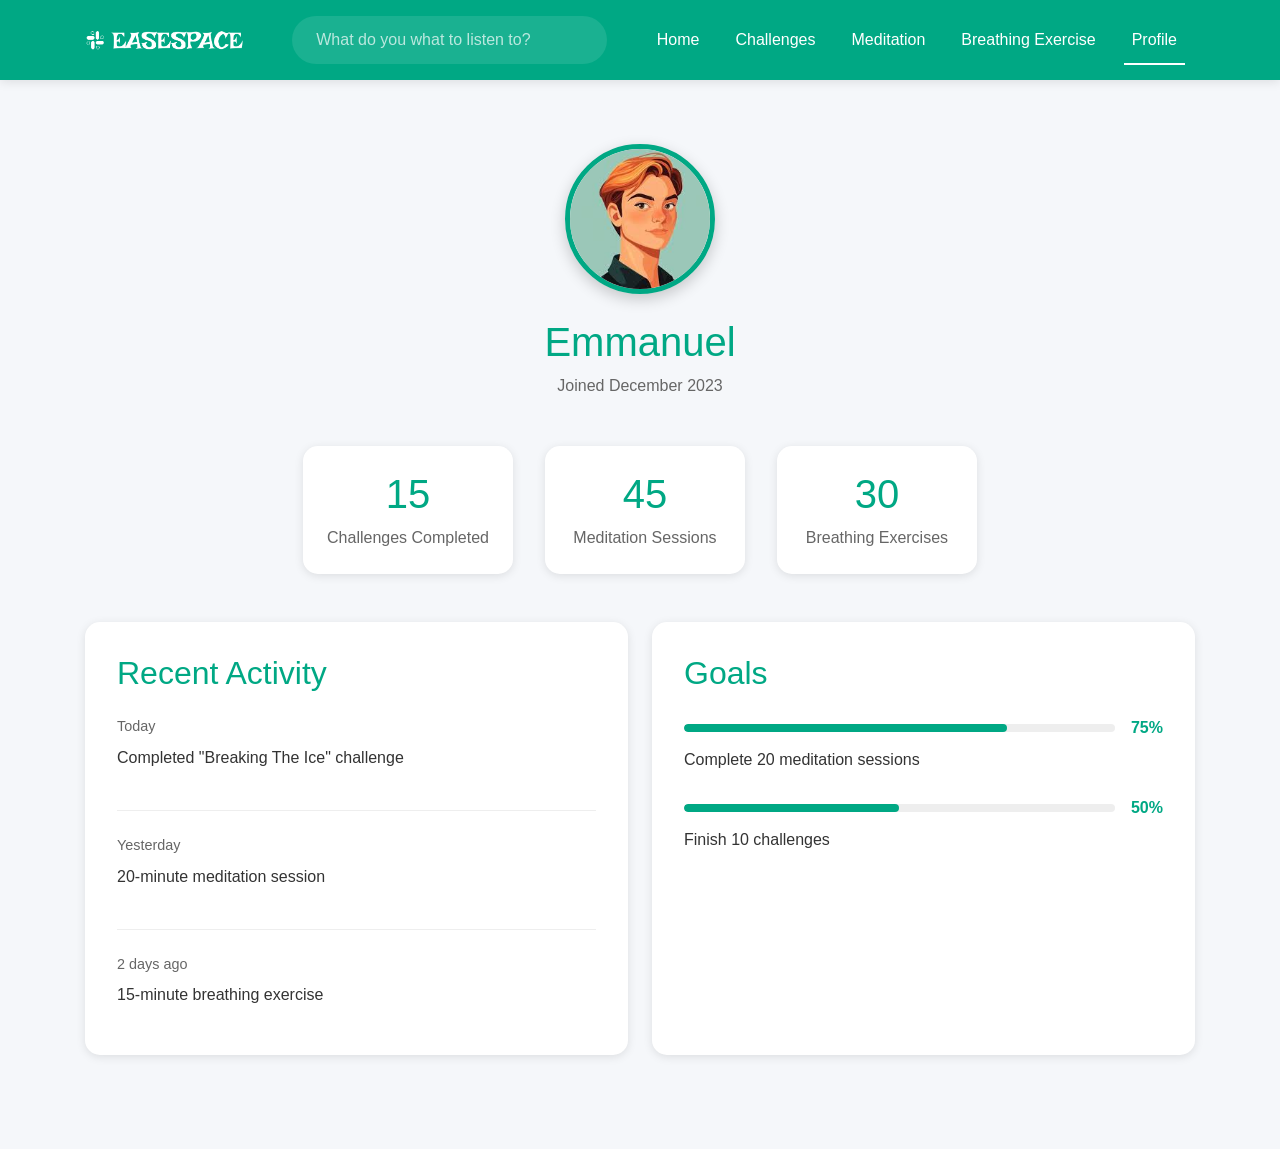
<file: profile.html>
<!DOCTYPE html>
<html lang="en">
  <head>
    <meta charset="UTF-8" />
    <meta name="viewport" content="width=device-width, initial-scale=1.0" />
    <title>Profile - EASESPACE</title>
    <link href="https://cdn.jsdelivr.net/npm/bootstrap@5.3.2/dist/css/bootstrap.min.css" rel="stylesheet"/>
    <link rel="stylesheet" href="styles.css" />
    <link rel="stylesheet" href="profile.css" />
    <link rel="shortcut icon" href="img/logooo.png" type="image/x-icon">

  </head>
  <body>
    <!-- Navigation -->
    <nav class="navbar navbar-expand-lg">
        <div class="container">
          <a class="navbar-brand" href="index.html">
            <img src="img/logo.png" alt="EASESPACE" id="img-logo" />
          </a>
          <button class="navbar-toggler" type="button" data-bs-toggle="collapse" data-bs-target="#navbarContent">
            <span class="navbar-toggler-icon"></span>
          </button>
          <div class="collapse navbar-collapse" id="navbarContent">
            <div class="search-container">
              <input
                type="search"
                class="form-control"
                placeholder="What do you what to listen to?"
              />
            </div>
            <div class="navbar-nav ms-auto">
              <a class="nav-link" href="index.html">Home</a>
              <a class="nav-link" href="challenges.html">Challenges</a>
              <a class="nav-link" href="meditation.html">Meditation</a>
              <a class="nav-link" href="breathing.html">Breathing Exercise</a>
              <a class="nav-link active" href="profile.html">Profile</a>
            </div>
          </div>
        </div>
    </nav>

    <!-- Profile Section -->
    <section class="profile-section">
      <div class="container">
        <div class="profile-header">
          <div class="profile-avatar">
            <img src="img/images.jpg" alt="Profile Picture" />
          </div>
          <h1>Emmanuel</h1>
          <p>Joined December 2023</p>
        </div>

        <div class="profile-stats">
          <div class="stat-card">
            <h3>15</h3>
            <p>Challenges Completed</p>
          </div>
          <div class="stat-card">
            <h3>45</h3>
            <p>Meditation Sessions</p>
          </div>
          <div class="stat-card">
            <h3>30</h3>
            <p>Breathing Exercises</p>
          </div>
        </div>

        <div class="profile-content">
          <div class="row">
            <div class="col-md-6">
              <div class="activity-card">
                <h2>Recent Activity</h2>
                <div class="activity-item">
                  <span class="activity-date">Today</span>
                  <p>Completed "Breaking The Ice" challenge</p>
                </div>
                <div class="activity-item">
                  <span class="activity-date">Yesterday</span>
                  <p>20-minute meditation session</p>
                </div>
                <div class="activity-item">
                  <span class="activity-date">2 days ago</span>
                  <p>15-minute breathing exercise</p>
                </div>
              </div>
            </div>
            <div class="col-md-6">
              <div class="goals-card">
                <h2>Goals</h2>
                <div class="goal-item">
                  <div class="goal-progress">
                    <div class="progress">
                      <div class="progress-bar" style="width: 75%"></div>
                    </div>
                    <span>75%</span>
                  </div>
                  <p>Complete 20 meditation sessions</p>
                </div>
                <div class="goal-item">
                  <div class="goal-progress">
                    <div class="progress">
                      <div class="progress-bar" style="width: 50%"></div>
                    </div>
                    <span>50%</span>
                  </div>
                  <p>Finish 10 challenges</p>
                </div>
              </div>
            </div>
          </div>
        </div>
      </div>
    </section>

    <script src="https://cdn.jsdelivr.net/npm/bootstrap@5.3.2/dist/js/bootstrap.bundle.min.js"></script>
    <script src="script.js"></script>
  </body>
</html>
</file>
<file: styles.css>
/* Root Variables */
:root {
    --primary-color: #00A884;
    --text-color: #333;
    --bg-light: #F5F7FA;
    --transition-smooth: all 0.3s cubic-bezier(0.4, 0, 0.2, 1);
}

/* Global Animations */
@keyframes fadeInUp {
    from {
        opacity: 0;
        transform: translateY(20px);
    }
    to {
        opacity: 1;
        transform: translateY(0);
    }
}

@keyframes float {
    0%, 100% {
        transform: translateY(0);
    }
    50% {
        transform: translateY(-20px);
    }
}

@keyframes pulse {
    0% {
        transform: scale(1);
        box-shadow: 0 2px 10px rgba(0,0,0,0.1);
    }
    50% {
        transform: scale(1.05);
        box-shadow: 0 5px 20px rgba(0,0,0,0.15);
    }
    100% {
        transform: scale(1);
        box-shadow: 0 2px 10px rgba(0,0,0,0.1);
    }
}

body {
    font-family: Arial, sans-serif;
    color: var(--text-color);
    overflow-x: hidden;
}

/* Enhanced Navbar Styles */
.navbar {
    background-color: var(--primary-color);
    padding: 1rem 0;
    position: sticky;
    top: 0;
    z-index: 1000;
    box-shadow: 0 2px 10px rgba(0,0,0,0.1);
    transition: var(--transition-smooth);
}

.navbar.scrolled {
    padding: 0.5rem 0;
    background-color: rgba(0, 168, 132, 0.95);
    backdrop-filter: blur(10px);
}

.navbar-brand {
    color: white;
    font-weight: bold;
    display: flex;
    align-items: center;
    gap: 10px;
    transition: var(--transition-smooth);
}

.navbar-brand:hover {
    transform: scale(1.05);
}

.navbar-brand img {
    height: 30px;
    transition: var(--transition-smooth);
}

.nav-link {
    color: white !important;
    margin: 0 10px;
    position: relative;
    transition: var(--transition-smooth);
}

.nav-link::after {
    content: '';
    position: absolute;
    bottom: -5px;
    left: 0;
    width: 0;
    height: 2px;
    background: white;
    transition: var(--transition-smooth);
}

.nav-link:hover::after,
.nav-link.active::after {
    width: 100%;
}

.search-container {
    flex-grow: 1;
    max-width: 500px;
    margin: 0 2rem;
    position: relative;
}

.search-container input {
    border-radius: 25px;
    padding: 0.75rem 1.5rem;
    border: none;
    width: 100%;
    background: rgba(255, 255, 255, 0.1);
    color: white;
    transition: var(--transition-smooth);
}

.search-container input::placeholder {
    color: rgba(255, 255, 255, 0.7);
}

.search-container input:focus {
    background: rgba(255, 255, 255, 0.2);
    box-shadow: 0 0 15px rgba(0,0,0,0.1);
}

/* Mobile Navigation */
.navbar-toggler {
    border: none;
    padding: 0.25rem 0.75rem;
    background: transparent;
    cursor: pointer;
    display: none;
}

.navbar-toggler:focus {
    outline: none;
    box-shadow: none;
}

.navbar-toggler-icon {
    background-image: url("data:image/svg+xml,%3csvg xmlns='http://www.w3.org/2000/svg' viewBox='0 0 30 30'%3e%3cpath stroke='rgba%280, 0, 0, 0.75%29' stroke-linecap='round' stroke-miterlimit='10' stroke-width='2' d='M4 7h22M4 15h22M4 23h22'/%3e%3c/svg%3e");
}

@media (max-width: 991px) {
    .navbar {
        padding: 1rem;
    }

    .navbar-toggler {
        display: block;
    }

    .navbar-collapse {
        position: fixed;
        top: 76px;
        left: -100%;
        width: 100%;
        height: calc(100vh - 76px);
        background: white;
        transition: all 0.3s ease-in-out;
        display: block !important;
        padding: 1rem;
        z-index: 1000;
    }

    .navbar-collapse.show {
        left: 0;
    }

    .navbar-nav {
        flex-direction: column;
        align-items: center;
        gap: 1rem;
        padding-top: 1rem;
    }

    .search-container {
        width: 100%;
        margin: 1rem 0;
    }

    .navbar-nav .nav-link {
        padding: 0.5rem 1rem;
        width: 100%;
        text-align: center;
    }

    /* Card Spacing for Mobile */
    .row {
        margin-left: -15px;
        margin-right: -15px;
    }

    .col-md-4, .col-lg-4 {
        padding: 15px;
    }

    .featured-card,
    .meditation-card,
    .session-card,
    .challenge-card {
        margin-bottom: 30px;
    }
}

/* Additional Card Spacing */
.featured-card,
.meditation-card,
.session-card,
.challenge-card {
    height: 100%;
    margin-bottom: 30px;
}

.row > [class*='col-'] {
    margin-bottom: 30px;
}

/* Container padding for better mobile spacing */
.container {
    padding-left: 15px;
    padding-right: 15px;
}

@media (max-width: 576px) {
    .container {
        padding-left: 20px;
        padding-right: 20px;
    }

    .row {
        margin-left: -10px;
        margin-right: -10px;
    }

    .col-md-4, .col-lg-4 {
        padding-left: 10px;
        padding-right: 10px;
        margin-bottom: 20px;
    }
}

/* Enhanced Hero Section */
.hero {
    background-image: url('https://images.unsplash.com/photo-1499209974431-9dddcece7f88?q=80&w=2070');
    background-size: cover;
    background-position: center;
    background-attachment: fixed;
    height: 100vh;
    position: relative;
    display: flex;
    align-items: center;
    color: white;
    overflow: hidden;
}

.hero-overlay {
    position: absolute;
    top: 0;
    left: 0;
    right: 0;
    bottom: 0;
    background: linear-gradient(135deg, rgba(0,168,132,0.8) 0%, rgba(0,77,61,0.4) 100%);
    z-index: 1;
}

.hero .container {
    position: relative;
    z-index: 2;
}

.hero h1 {
    font-size: 4rem;
    font-weight: bold;
    margin-bottom: 1.5rem;
    animation: fadeInUp 1s ease;
}

.hero p {
    font-size: 1.25rem;
    margin-bottom: 2rem;
    opacity: 0.9;
    animation: fadeInUp 1s ease 0.2s;
    animation-fill-mode: forwards;
}

.hero .btn-primary {
    padding: 1rem 2.5rem;
    font-size: 1.1rem;
    border-radius: 50px;
    background: white;
    color: var(--primary-color);
    border: none;
    box-shadow: 0 4px 15px rgba(0,0,0,0.2);
    transition: all 0.3s ease;
    animation: fadeInUp 1s ease 0.4s;
    animation-fill-mode: forwards;
}

.hero .btn-primary:hover {
    transform: translateY(-5px);
    box-shadow: 0 8px 25px rgba(0,0,0,0.3);
}

/* Enhanced Chat Message */
.chat-message {
    background: white;
    border-radius: 20px;
    padding: 1.5rem;
    display: flex;
    align-items: start;
    gap: 1.5rem;
    box-shadow: 0 5px 20px rgba(0,0,0,0.1);
    margin: 2rem auto;
    max-width: 800px;
    transform: translateY(20px);
    opacity: 0;
    animation: fadeInUp 1s ease 0.5s forwards;
}

.chat-avatar {
    width: 50px;
    height: 50px;
    border-radius: 50%;
    border: 3px solid var(--primary-color);
    transition: var(--transition-smooth);
}

.chat-message:hover .chat-avatar {
    transform: scale(1.1) rotate(10deg);
}

/* Enhanced Challenges Section */
.challenges {
    padding: 6rem 0;
    background: var(--bg-light);
    position: relative;
    overflow: hidden;
}

.challenges::before {
    content: '';
    position: absolute;
    top: 0;
    left: 0;
    right: 0;
    height: 100px;
    background: linear-gradient(to bottom, white, transparent);
}

.challenges h2 {
    color: var(--primary-color);
    margin-bottom: 3rem;
    text-align: center;
    font-weight: bold;
    animation: fadeInUp 1s ease;
}

.challenge-section {
    padding: 60px 0;
}

.challenge-card {
    background: white;
    border-radius: 15px;
    overflow: hidden;
    box-shadow: 0 4px 15px rgba(0, 0, 0, 0.1);
    height: 100%;
    display: flex;
    flex-direction: column;
    margin-bottom: 30px;
    transition: transform 0.3s ease;
}

.challenge-card:hover {
    transform: translateY(-5px);
}

.challenge-card img {
    width: 100%;
    height: 200px;
    object-fit: cover;
}

.challenge-content {
    padding: 20px;
    flex: 1;
    display: flex;
    flex-direction: column;
}

.challenge-content h3 {
    margin-bottom: 10px;
    color: var(--text-color);
}

.challenge-content p {
    color: #666;
    margin-bottom: 20px;
    flex: 1;
}

.challenge-content .btn {
    width: 100%;
    padding: 0.75rem;
    margin-top: auto;
}

@media (max-width: 768px) {
    .challenge-section {
        padding: 40px 0;
    }

    .challenge-section .row {
        margin-left: -10px;
        margin-right: -10px;
    }

    .challenge-section .col-md-4 {
        padding-left: 10px;
        padding-right: 10px;
        margin-bottom: 20px;
    }

    .challenge-card {
        margin-bottom: 20px;
    }

    .challenge-card img {
        height: 180px;
    }
}

/* Ensure all cards have proper spacing */
.row > [class*='col-'] {
    display: flex;
    flex-direction: column;
    margin-bottom: 30px;
}

@media (max-width: 576px) {
    .row > [class*='col-'] {
        margin-bottom: 20px;
    }

    .row > [class*='col-']:last-child {
        margin-bottom: 0;
    }
}

/* Enhanced Meditation Section */
.meditation {
    padding: 6rem 0;
    background: var(--bg-light);
}

.meditation h2 {
    text-align: center;
    color: var(--primary-color);
    font-weight: bold;
    margin-bottom: 3rem;
    animation: fadeInUp 1s ease;
}

.meditation-card {
    background: white;
    border-radius: 20px;
    overflow: hidden;
    box-shadow: 0 5px 15px rgba(0,0,0,0.1);
    transition: all 0.3s ease;
    margin-bottom: 2rem;
    height: 100%;
}

.meditation-card:hover {
    transform: translateY(-10px);
    box-shadow: 0 15px 30px rgba(0,0,0,0.2);
}

.meditation-card img {
    width: 100%;
    height: 200px;
    object-fit: cover;
    transition: all 0.3s ease;
}

.meditation-card:hover img {
    transform: scale(1.1);
}

.meditation-content {
    padding: 1.5rem;
}

.meditation-content .duration {
    display: inline-block;
    background: var(--primary-color);
    color: white;
    padding: 0.25rem 1rem;
    border-radius: 20px;
    font-size: 0.9rem;
    margin-bottom: 1rem;
}

.meditation-content h4 {
    color: var(--primary-color);
    font-weight: bold;
    margin-bottom: 0.5rem;
}

.meditation-content p {
    color: #666;
    margin-bottom: 0;
}

.meditation-footer {
    padding: 1rem 1.5rem;
    border-top: 1px solid #eee;
    display: flex;
    justify-content: space-between;
    align-items: center;
}

.play-btn {
    width: 40px;
    height: 40px;
    border-radius: 50%;
    background: var(--primary-color);
    color: white;
    border: none;
    display: flex;
    align-items: center;
    justify-content: center;
    cursor: pointer;
    transition: all 0.3s ease;
}

.play-btn:hover {
    transform: scale(1.1);
    background: #008c6e;
}

.category {
    color: #666;
    font-size: 0.9rem;
}

.slider-controls {
    display: flex;
    justify-content: center;
    gap: 1rem;
    margin-top: 2rem;
}

.slider-controls button {
    background: var(--primary-color);
    color: white;
    border: none;
    width: 50px;
    height: 50px;
    border-radius: 50%;
    cursor: pointer;
    transition: var(--transition-smooth);
    position: relative;
    overflow: hidden;
}

.slider-controls button:hover {
    transform: scale(1.1);
    background-color: #008c6e;
}

.slider-controls button::before {
    content: '';
    position: absolute;
    top: 50%;
    left: 50%;
    width: 0;
    height: 0;
    background: rgba(255,255,255,0.3);
    border-radius: 50%;
    transform: translate(-50%, -50%);
    transition: width 0.3s ease, height 0.3s ease;
}

.slider-controls button:active::before {
    width: 100px;
    height: 100px;
}

@keyframes gradientShift {
    0%, 100% {
        background-position: 0% 50%;
    }
    50% {
        background-position: 100% 50%;
    }
}

/* Responsive Design */
@media (max-width: 991px) {
    .navbar-nav {
        background: var(--primary-color);
        padding: 1rem;
        border-radius: 10px;
        margin-top: 1rem;
    }

    .search-container {
        width: 100%;
        margin: 1rem 0;
    }

    .navbar-toggler {
        border: none;
        color: white;
    }

    .navbar-toggler:focus {
        box-shadow: none;
    }
}

@media (max-width: 768px) {
    .navbar-nav {
        margin-top: 1rem;
    }
    
    .search-container {
        margin: 1rem 0;
        max-width: 100%;
    }
    
    .hero {
        padding: 4rem 0;
        text-align: center;
    }

    .hero h1 {
        font-size: 2rem;
    }

    .chat-message {
        margin: 1rem;
    }

    .challenges {
        padding: 2rem 0;
    }

    .challenge-card {
        margin: 1rem 0;
    }

    .challenge-card img {
        height: 150px;
    }

    .meditation {
        padding: 2rem 0;
    }

    .meditation-slider .row {
        padding: 0.5rem;
    }

    .meditation-card {
        margin: 0.5rem;
    }
}

@media (max-width: 576px) {
    .container {
        padding: 0 1rem;
    }

    .hero h1 {
        font-size: 1.8rem;
    }

    .chat-message {
        flex-direction: column;
        align-items: center;
        text-align: center;
    }

    .chat-avatar {
        margin-bottom: 1rem;
    }

    .meditation-card img {
        height: 120px;
    }
}
</file>
<file: profile.css>
.profile-section {
    padding: 4rem 0;
    background: var(--bg-light);
}

.profile-header {
    text-align: center;
    margin-bottom: 3rem;
    animation: fadeInUp 1s ease;
}

.profile-avatar {
    width: 150px;
    height: 150px;
    margin: 0 auto 1.5rem;
    position: relative;
}

.profile-avatar img {
    width: 100%;
    height: 100%;
    border-radius: 50%;
    object-fit: cover;
    border: 5px solid var(--primary-color);
    box-shadow: 0 5px 15px rgba(0,0,0,0.2);
}

.profile-header h1 {
    color: var(--primary-color);
    margin-bottom: 0.5rem;
}

.profile-header p {
    color: #666;
}

.profile-stats {
    display: flex;
    justify-content: center;
    gap: 2rem;
    margin-bottom: 3rem;
    animation: fadeInUp 1s ease 0.2s;
    opacity: 0;
    animation-fill-mode: forwards;
}

.stat-card {
    background: white;
    padding: 1.5rem;
    border-radius: 15px;
    text-align: center;
    min-width: 200px;
    box-shadow: 0 2px 10px rgba(0,0,0,0.1);
    transition: transform 0.3s ease;
}

.stat-card:hover {
    transform: translateY(-5px);
}

.stat-card h3 {
    color: var(--primary-color);
    font-size: 2.5rem;
    margin-bottom: 0.5rem;
}

.stat-card p {
    color: #666;
    margin: 0;
}

.profile-content {
    animation: fadeInUp 1s ease 0.4s;
    opacity: 0;
    animation-fill-mode: forwards;
}

.activity-card, .goals-card {
    background: white;
    border-radius: 15px;
    padding: 2rem;
    height: 100%;
    box-shadow: 0 2px 10px rgba(0,0,0,0.1);
}

.activity-card h2, .goals-card h2 {
    color: var(--primary-color);
    margin-bottom: 1.5rem;
}

.activity-item {
    margin-bottom: 1.5rem;
    padding-bottom: 1.5rem;
    border-bottom: 1px solid #eee;
}

.activity-item:last-child {
    margin-bottom: 0;
    padding-bottom: 0;
    border-bottom: none;
}

.activity-date {
    color: #666;
    font-size: 0.9rem;
    display: block;
    margin-bottom: 0.5rem;
}

.goal-item {
    margin-bottom: 1.5rem;
}

.goal-progress {
    display: flex;
    align-items: center;
    gap: 1rem;
    margin-bottom: 0.5rem;
}

.goal-progress .progress {
    flex-grow: 1;
    height: 8px;
    background: #eee;
    border-radius: 4px;
}

.goal-progress .progress-bar {
    background: var(--primary-color);
    border-radius: 4px;
    transition: width 1s ease;
}

.goal-progress span {
    color: var(--primary-color);
    font-weight: bold;
}

@media (max-width: 991px) {
    .profile-stats {
        flex-wrap: wrap;
    }

    .stat-card {
        min-width: calc(50% - 1rem);
    }
}

@media (max-width: 768px) {
    .profile-section {
        padding: 3rem 0;
    }

    .profile-avatar {
        width: 120px;
        height: 120px;
    }

    .stat-card {
        min-width: 100%;
    }

    .activity-card, .goals-card {
        margin-bottom: 1.5rem;
    }
}

@media (max-width: 576px) {
    .profile-section {
        padding: 2rem 0;
    }

    .profile-header {
        margin-bottom: 2rem;
    }

    .profile-stats {
        gap: 1rem;
    }

    .stat-card {
        padding: 1rem;
    }

    .stat-card h3 {
        font-size: 2rem;
    }

    .activity-card, .goals-card {
        padding: 1.5rem;
    }
}
</file>
